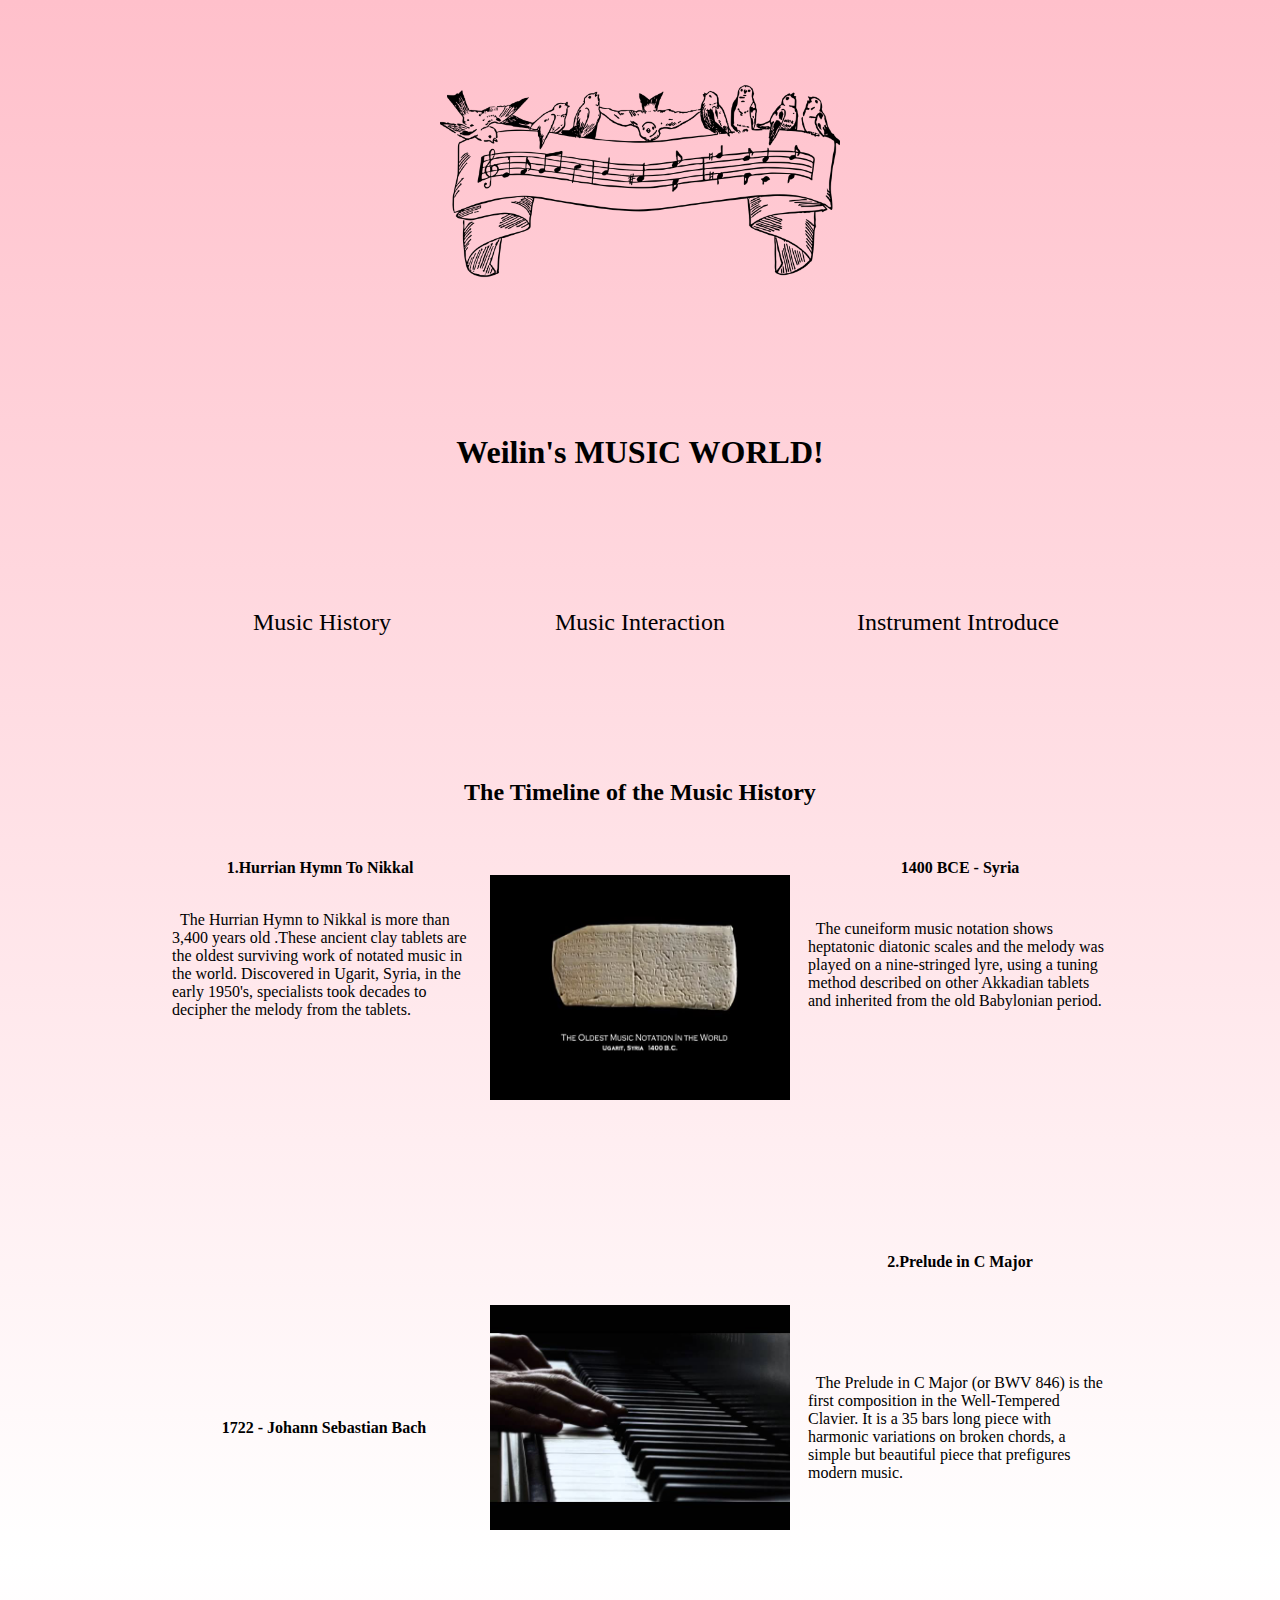
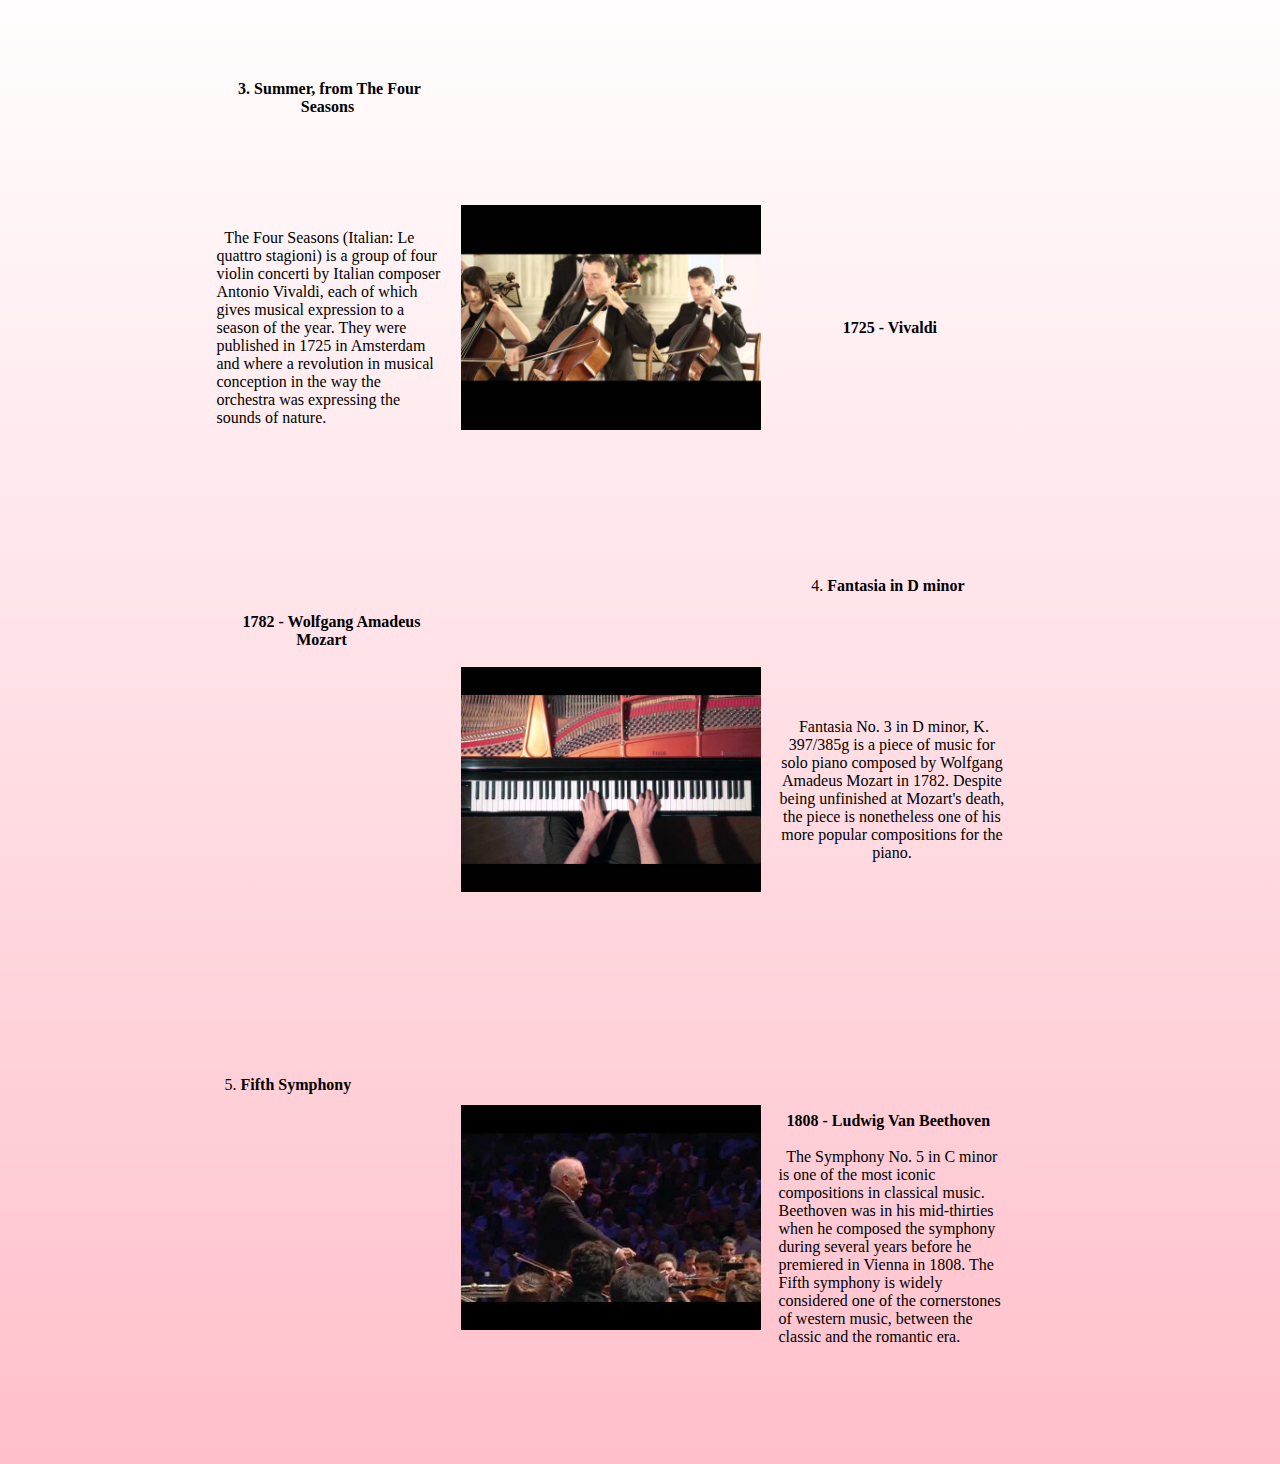
<file: index.html>
<!DOCTYPE html>
<html lang="en">

<head>
    <meta charset="UTF-8">
    <meta name="viewport" content="width=device-width, initial-scale=1.0">
    <title>Music History</title>
    <style>
        body {
            margin: 0;
            padding: 0;
            box-sizing: border-box;
        }

        .container {
            min-height: 50vh;
            display: flex;
            justify-content: center;
            align-items: center;
            flex-direction: column;
        }

        .container:first-of-type {
            background: linear-gradient(to bottom, #FFC0CB, #FFFFFF);
        }

        .container:last-of-type {
            background: linear-gradient(to bottom, #FFFFFF, #FFC0CB);
        }

        table {
            width: 80%;
            margin: 0 auto;
        }

        table td,
        table th {
            padding: 8px;
        }

        .assignment-cell {
            width: 300px;
            height: 200px;
            text-align: center;
            background-color: transparent;
            transition: background-color 0.3s;
        }

        .assignment-cell:hover {
            background: linear-gradient(to bottom, rgb(240, 128, 171), rgb(230, 183, 199));
        }

        .assignment-cell a {
            display: flex;
            align-items: center;
            justify-content: center;
            height: 100%;
            text-decoration: none;
            color: #000;
            font-size: 24px;
        }

        .assignment-cell.active {
            background-color: pink;
        }
    </style>
</head>

<body>
    <div class="container">
        <p>&nbsp;</p>
        <table style="width: 1000px; height: 1000px;">
            <tbody>
                <tr style="height: 7.39062px;">
                    <td style="width: 1586px; height: 7.39062px;" colspan="5">
                        <h1 style="display: flex; justify-content: center; align-items: center; height: 200px;"><img
                                style="max-height: 100%; max-width: 100%; margin-top: 0;" src="images/banner.png"
                                alt="" /></h1>
                    </td>
                </tr>
                <tr style="height: 184px;">
                    <td style="width: 1586px; height: 184px;" colspan="5">
                        <h1 style="text-align: center; margin-top: 100px;">Weilin's MUSIC WORLD!</h1>
                    </td>
                </tr>
                <tr style="height: 49px;">
                    <td style="width: 123.359px; text-align: center; height: 49px;">&nbsp;</td>
                    <td style="width: 430.641px; text-align: center; height: 49px;">
                        <div class="assignment-cell"><a href="index.html">Music History</a></div>
                    </td>
                    <td style="width: 295px; text-align: center; height: 49px;">
                        <div class="assignment-cell"><a href="interaction.html">Music&nbsp;Interaction</a></div>
                    </td>
                    <td style="width: 485px; text-align: center; height: 49px;">
                        <div class="assignment-cell"><a href="instrument.html">Instrument Introduce</a></div>
                    </td>
                    <td style="width: 252px; text-align: center; height: 49px;">&nbsp;</td>
                </tr>
                <tr style="height: 49px;">
                    <td style="width: 123.359px; height: 49px;">&nbsp;</td>
                    <td style="width: 1210.64px; height: 49px; text-align: center;" colspan="3">&nbsp;&nbsp;&nbsp;
                        <h2><strong>The Timeline of the Music History</strong></h2>
                    </td>
                    <td style="width: 252px; height: 49px;">&nbsp;</td>
                </tr>
                <tr style="height: 49px;">
                    <td style="width: 123.359px; height: 49px;">&nbsp;</td>
                    <td style="width: 430.641px; height: 49px; text-align: center;"><strong>1.Hurrian Hymn To
                            Nikkal&nbsp;</strong></td>
                    <td style="width: 295px; text-align: center; height: 196px;" rowspan="4"><img style="width: 300px;"
                            src="images/history_1.jpg" alt="" />&nbsp;</td>
                    <td style="width: 485px; height: 49px; text-align: center;">&nbsp;<strong>1400 BCE - Syria</strong>
                    </td>
                    <td style="width: 252px; height: 49px;">&nbsp;</td>
                </tr>
                <tr style="height: 49px;">
                    <td style="width: 123.359px; height: 49px;">&nbsp;</td>
                    <td style="width: 430.641px; height: 49px;"><em>&nbsp;&nbsp;</em>The Hurrian Hymn to Nikkal&nbsp;is
                        more than 3,400 years old .These ancient clay tablets are the oldest surviving work of notated
                        music in the world. Discovered in Ugarit, Syria, in the early 1950's, specialists took decades
                        to decipher the melody from the tablets.&nbsp;</td>
                    <td style="width: 485px; height: 49px; text-align: left;">&nbsp; The cuneiform music notation shows
                        heptatonic diatonic scales and the melody was played on a nine-stringed lyre, using a tuning
                        method described on other Akkadian tablets and inherited from the old Babylonian period.</td>
                    <td style="width: 252px; height: 49px;">&nbsp;</td>
                </tr>
                <tr style="height: 49px;">
                    <td style="width: 123.359px; height: 49px;">&nbsp;</td>
                    <td style="width: 430.641px; height: 49px;">&nbsp;</td>
                    <td style="width: 485px; height: 49px;">&nbsp;</td>
                    <td style="width: 252px; height: 49px;">&nbsp;</td>
                </tr>
                <tr style="height: 49px;">
                    <td style="width: 123.359px; height: 49px;">&nbsp;</td>
                    <td style="width: 430.641px; height: 49px;">&nbsp;</td>
                    <td style="width: 485px; height: 49px;">&nbsp;</td>
                    <td style="width: 252px; height: 49px;">&nbsp;</td>
                </tr>
                <tr style="height: 49px;">
                    <td style="width: 123.359px; height: 49px;">&nbsp;</td>
                    <td style="width: 430.641px; height: 49px;">&nbsp;</td>
                    <td style="width: 295px; text-align: center; height: 49px;">&nbsp;</td>
                    <td style="width: 485px; height: 49px;">&nbsp;</td>
                    <td style="width: 252px; height: 49px;">&nbsp;</td>
                </tr>
                <tr style="height: 49px;">
                    <td style="width: 123.359px; height: 49px;">&nbsp;</td>
                    <td style="width: 430.641px; height: 49px;">&nbsp;</td>
                    <td style="width: 295px; align-items: center; height: 49px;">&nbsp;</td>
                    <td style="width: 485px; height: 49px; text-align: center;">&nbsp;<strong>2.Prelude in C
                            Major</strong></td>
                    <td style="width: 252px; height: 49px;">&nbsp;</td>
                </tr>
                <tr style="height: 49px;">
                    <td style="width: 123.359px; height: 49px;">&nbsp;</td>
                    <td style="width: 430.641px; height: 49px; text-align: center;">&nbsp;<strong>1722 - Johann
                            Sebastian Bach</strong></td>
                    <td style="width: 295px; text-align: center; height: 196px;" rowspan="4"><img style="width: 300px;"
                            src="images/history_2.jpg" alt="" />&nbsp;</td>
                    <td style="width: 485px; height: 49px;">&nbsp; The&nbsp;Prelude in C Major&nbsp;(or BWV 846) is the
                        first composition in the&nbsp;Well-Tempered Clavier. It is a 35 bars long piece with harmonic
                        variations on broken chords, a simple but beautiful piece that prefigures modern music.</td>
                    <td style="width: 252px; height: 49px;">
                        <p>&nbsp;</p>
                       
                    
                    </td>
                </tr>
            </tbody>
        </table>
    </div>
    <div class="container">
        <table style="width: 1000px;">
            <tbody>
                <tr style="height: 18px;">
                    <td style="width: 66px; text-align: center; height: 18px;">&nbsp;</td>
                    <td style="width: 268.75px; text-align: center; height: 18px;">&nbsp;</td>
                    <td style="width: 240.25px; text-align: center; height: 18px;">&nbsp;</td>
                    <td style="width: 288px; height: 18px;">&nbsp;</td>
                </tr>
                <tr style="height: 18px;">
                    <td style="width: 66px; text-align: center; height: 18px;">&nbsp;</td>
                    <td style="width: 268.75px; text-align: center; height: 18px;">&nbsp;</td>
                    <td style="width: 240.25px; text-align: center; height: 18px;">&nbsp;</td>
                    <td style="width: 288px; height: 18px;">&nbsp;</td>
                </tr>
                <tr style="height: 18px;">
                    <td style="width: 66px; text-align: center; height: 18px;">&nbsp;</td>
                    <td style="width: 268.75px; text-align: center; height: 18px;">&nbsp;</td>
                    <td style="width: 240.25px; text-align: center; height: 18px;">&nbsp;</td>
                    <td style="width: 288px; height: 18px;">&nbsp;</td>
                </tr>
                <tr style="height: 18px;">
                    <td style="width: 66px; text-align: center; height: 18px;">&nbsp;</td>
                    <td style="width: 268.75px; text-align: center; height: 18px;"><strong>3.&nbsp;Summer, from The Four
                            Seasons</strong>&nbsp;</td>
                    <td style="width: 240.25px; text-align: center; height: 18px;">&nbsp;</td>
                    <td style="width: 288px; height: 18px;">&nbsp;</td>
                </tr>
                <tr style="height: 205.953px;">
                    <td style="width: 66px; height: 205.953px;">&nbsp;&nbsp;</td>
                    <td style="width: 268.75px; height: 205.953px; text-align: left;">&nbsp; The Four
                        Seasons&nbsp;(Italian:&nbsp;Le quattro stagioni) is a group of four violin concerti by Italian
                        composer Antonio Vivaldi, each of which gives musical expression to a season of the year. They
                        were published in 1725 in Amsterdam and where a revolution in musical conception in the way the
                        orchestra was expressing the sounds of nature.&nbsp;</td>
                    <td style="width: 240.25px; text-align: center; height: 388.953px;"><img style="width: 300px;"
                            src="images/history_3.jpg" alt="" />&nbsp;</td>
                    <td style="width: 288px; height: 205.953px; text-align: center;"><strong>1725 -
                            Vivaldi&nbsp;</strong></td>
                    <td style="width: 151px; height: 205.953px;">&nbsp;</td>
                </tr>
                <tr style="height: 18px;">
                    <td style="width: 66px; height: 18px; text-align: center;">&nbsp;</td>
                    <td style="width: 268.75px; height: 18px; text-align: center;">&nbsp;</td>
                    <td style="width: 240.25px; text-align: center; height: 18px;">&nbsp;</td>
                    <td style="width: 288px; height: 18px; text-align: center;">&nbsp;</td>
                </tr>
                <tr style="height: 18px;">
                    <td style="width: 66px; height: 18px; text-align: center;">&nbsp;</td>
                    <td style="width: 268.75px; height: 18px; text-align: center;">&nbsp;</td>
                    <td style="width: 240.25px; text-align: center; height: 18px;">&nbsp;</td>
                    <td style="width: 288px; height: 18px; text-align: center;">4.<strong>&nbsp;Fantasia in D
                            minor</strong>&nbsp;&nbsp;</td>
                </tr>
                <tr style="height: 18px;">
                    <td style="width: 66px; height: 18px; text-align: center;">&nbsp;</td>
                    <td style="width: 268.75px; height: 18px; text-align: center;">&nbsp;<strong>1782 - Wolfgang Amadeus
                            Mozart</strong>&nbsp;&nbsp;&nbsp;&nbsp;</td>
                    <td style="width: 240.25px; text-align: center; height: 18px;">&nbsp;</td>
                    <td style="width: 288px; height: 18px; text-align: center;">&nbsp;</td>
                </tr>
                <tr style="height: 18px;">
                    <td style="width: 66px; height: 18px; text-align: center;">&nbsp;</td>
                    <td style="width: 268.75px; height: 18px; text-align: center;">&nbsp;</td>
                    <td style="width: 240.25px; text-align: center; height: 18px;"><img style="width: 300px;"
                            src="images/history_4.jpg" alt="" />&nbsp;</td>
                    <td style="width: 288px; height: 18px; text-align: center;">&nbsp;Fantasia No. 3 in D minor, K.
                        397/385g&nbsp;is a piece of music for solo piano composed by Wolfgang Amadeus Mozart in 1782.
                        Despite being unfinished at Mozart's death, the piece is nonetheless one of his more popular
                        compositions for the piano.</td>
                    <td style="width: 151px; height: 18px;">&nbsp;</td>
                </tr>
                <tr style="height: 18px;">
                    <td style="width: 66px; height: 18px;">&nbsp;</td>
                    <td style="width: 268.75px; height: 18px;">&nbsp;</td>
                    <td style="width: 268.75px; height: 18px;">&nbsp;</td>
                    <td style="width: 288px; height: 18px;">&nbsp;</td>
                    <td style="width: 151px; height: 18px;">&nbsp;</td>
                </tr>
                <tr style="height: 18px;">
                    <td style="width: 66px; height: 18px;">&nbsp;</td>
                    <td style="width: 268.75px; height: 18px;">&nbsp;</td>
                    <td style="width: 268.75px; height: 18px;">&nbsp;</td>
                    <td style="width: 288px; height: 18px;">&nbsp;</td>
                    <td style="width: 151px; height: 18px;">&nbsp;</td>
                </tr>
                <tr style="height: 18px;">
                    <td style="width: 66px; height: 18px; text-align: center;">&nbsp;</td>
                    <td style="width: 268.75px; height: 18px;">&nbsp;</td>
                    <td style="width: 268.75px; height: 18px;">&nbsp;</td>
                    <td style="width: 288px; height: 18px; text-align: center;">&nbsp;</td>
                    <td style="width: 151px; height: 18px;">&nbsp;</td>
                </tr>
                <tr style="height: 18px;">
                    <td style="width: 66px; height: 18px;">&nbsp;</td>
                    <td style="width: 268.75px; height: 18px;">&nbsp;</td>
                    <td style="width: 268.75px; height: 18px;">&nbsp;</td>
                    <td style="width: 288px; height: 18px;">&nbsp;</td>
                </tr>
                <tr style="height: 18px;">
                    <td style="width: 66px; height: 18px;">&nbsp;</td>
                    <td style="width: 268.75px; height: 18px;">&nbsp;&nbsp;5.&nbsp;<strong>Fifth Symphony&nbsp;</strong>
                    </td>
                    <td style="width: 240.25px; text-align: center; height: 72px;" rowspan="4"><img
                            style="width: 300px;" src="images/history_5.jpg" alt="" />&nbsp;</td>
                    <td style="width: 288px; height: 18px;">&nbsp;</td>
                    <td style="width: 151px; height: 18px;">&nbsp;</td>
                </tr>
                <tr style="height: 18px;">
                    <td style="width: 66px; height: 18px;">&nbsp;</td>
                    <td style="width: 268.75px; height: 18px;">&nbsp;</td>
                    <td style="width: 288px; height: 18px;">&nbsp;&nbsp;<strong>1808 - Ludwig Van Beethoven</strong>
                    </td>
                    <td style="width: 151px; height: 18px;">&nbsp;</td>
                </tr>
                <tr style="height: 18px;">
                    <td style="width: 66px; height: 18px;">&nbsp;</td>
                    <td style="width: 268.75px; height: 18px;">&nbsp;</td>
                    <td style="width: 288px; height: 18px;">&nbsp; The Symphony No. 5 in C minor is one of the most
                        iconic compositions in classical music. Beethoven was in his mid-thirties when he composed the
                        symphony during several years before he premiered in Vienna in 1808. The Fifth symphony is
                        widely considered one of the cornerstones of western music, between the classic and the romantic
                        era.</td>
                    <td style="width: 151px; height: 18px;">&nbsp;</td>
                </tr>
                <tr style="height: 18px;">
                    <td style="width: 66px; height: 18px;">&nbsp;</td>
                    <td style="width: 268.75px; height: 18px;">&nbsp;</td>
                    <td style="width: 288px; height: 18px;">&nbsp;</td>
                    <td style="width: 151px; height: 18px;">&nbsp;</td>
                </tr>
                <tr style="height: 18px;">
                    <td style="width: 66px; height: 18px;">&nbsp;</td>
                    <td style="width: 268.75px; height: 18px;">&nbsp;</td>
                    <td style="width: 240.25px; height: 18px;">&nbsp;</td>
                    <td style="width: 288px; height: 18px;">&nbsp;</td>
                </tr>
                <tr style="height: 18px;">
                    <td style="width: 66px; height: 18px;">&nbsp;</td>
                    <td style="width: 268.75px; height: 18px;">&nbsp;</td>
                    <td style="width: 240.25px; height: 18px;">&nbsp;</td>
                    <td style="width: 288px; height: 18px;">&nbsp;</td>
                </tr>
            </tbody>
        </table>
    </div>
</body>

</html>
</file>
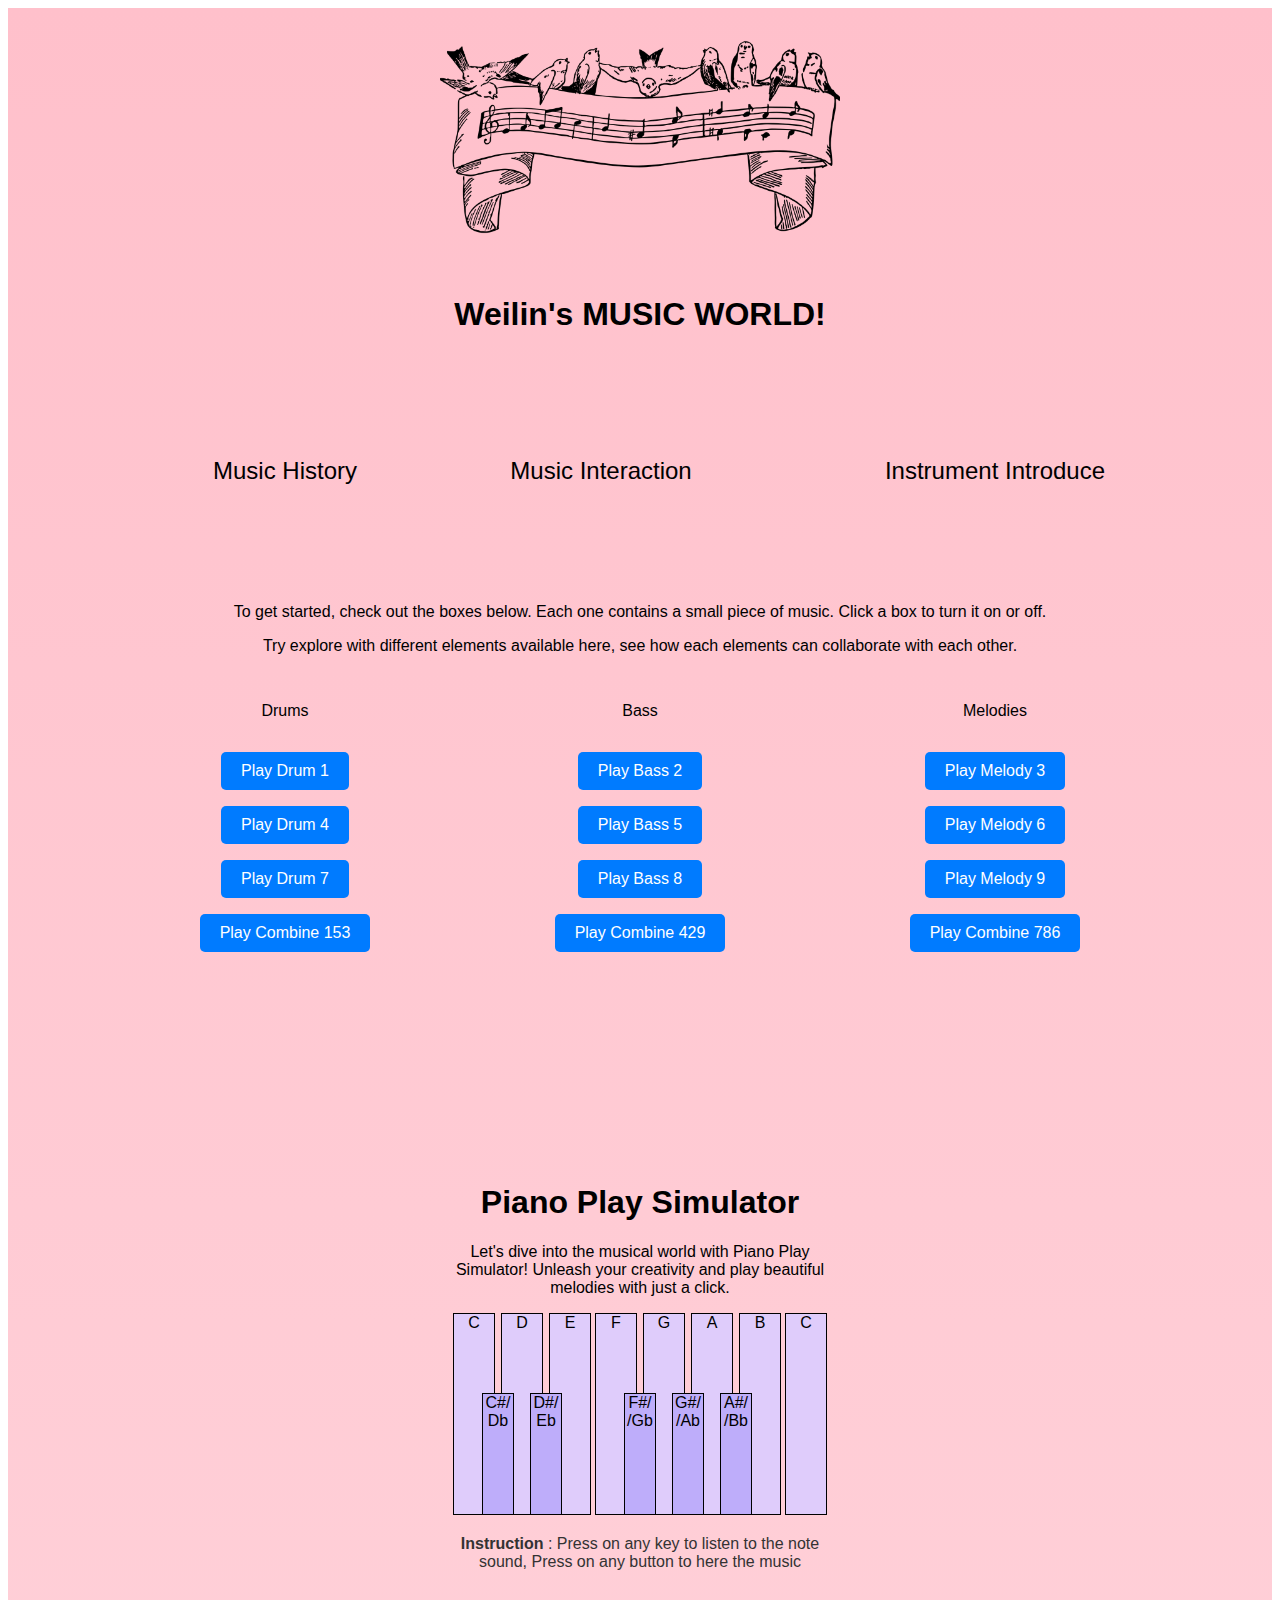
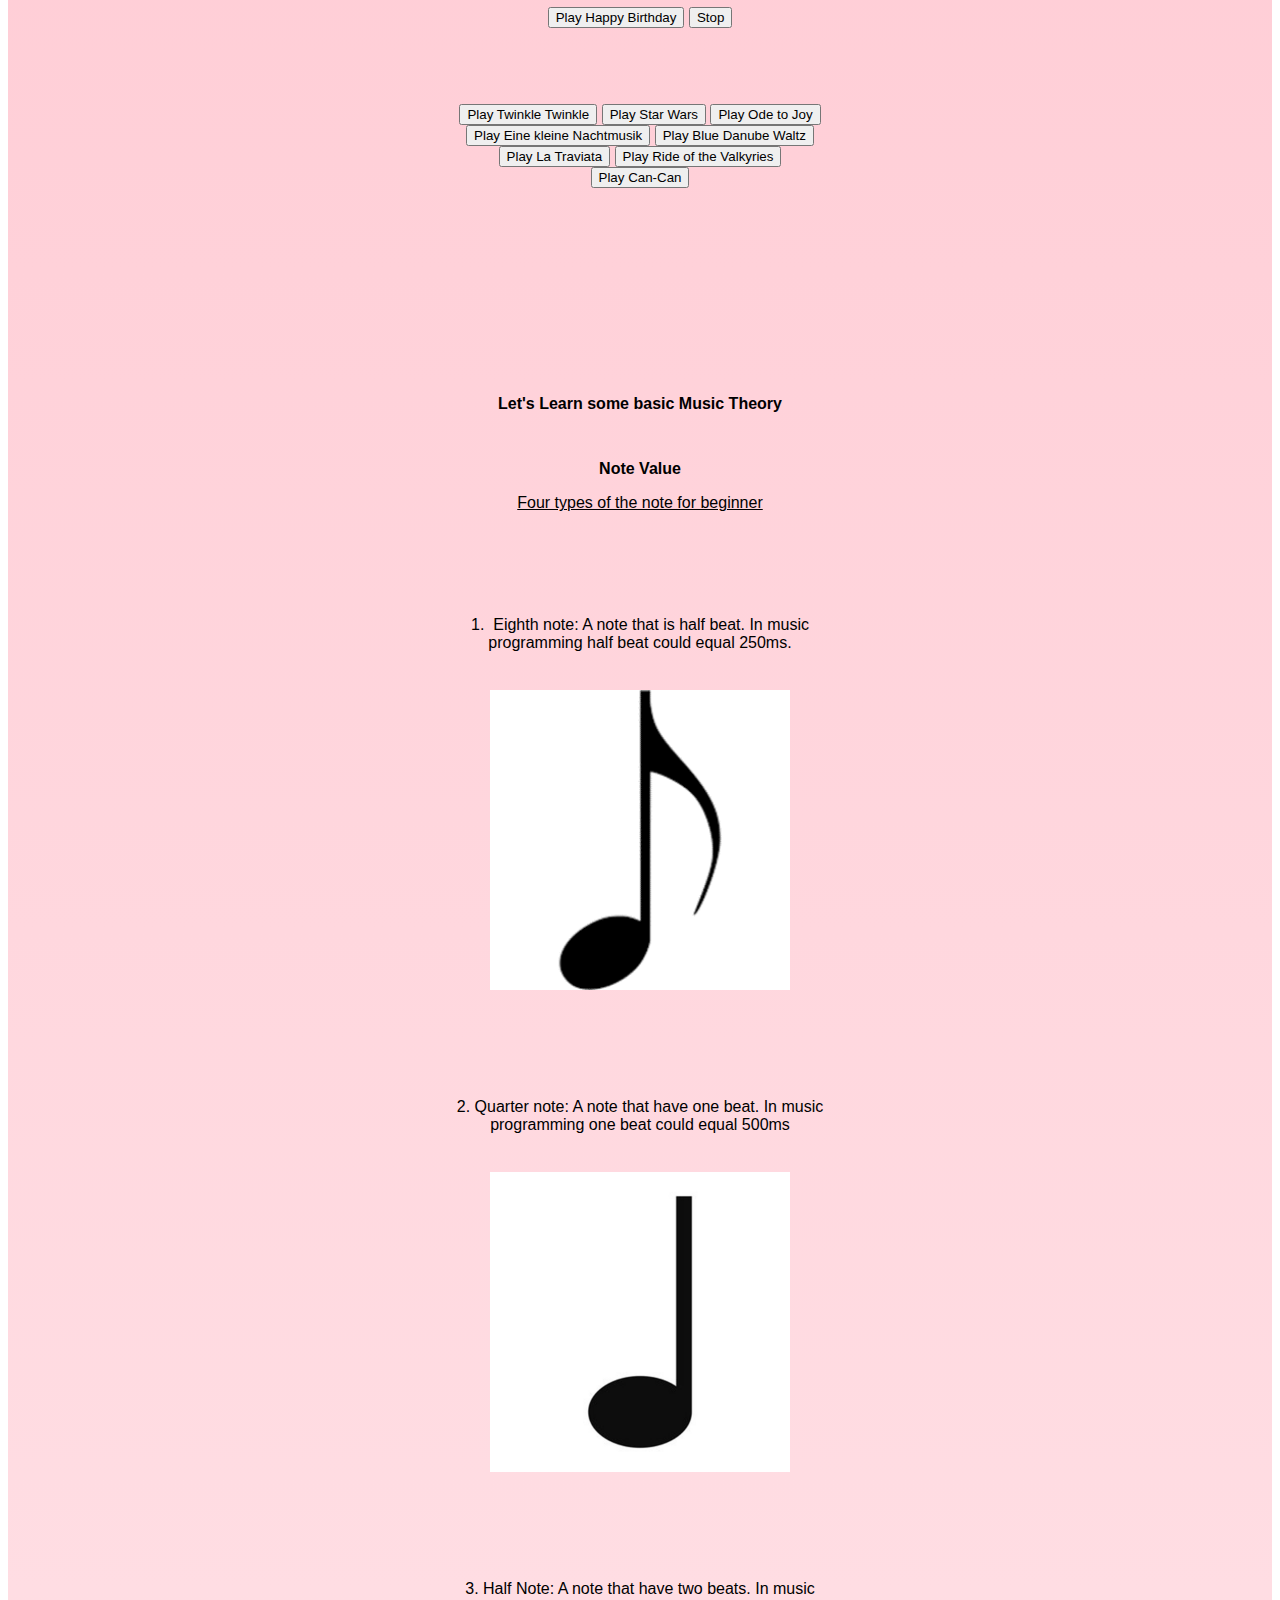
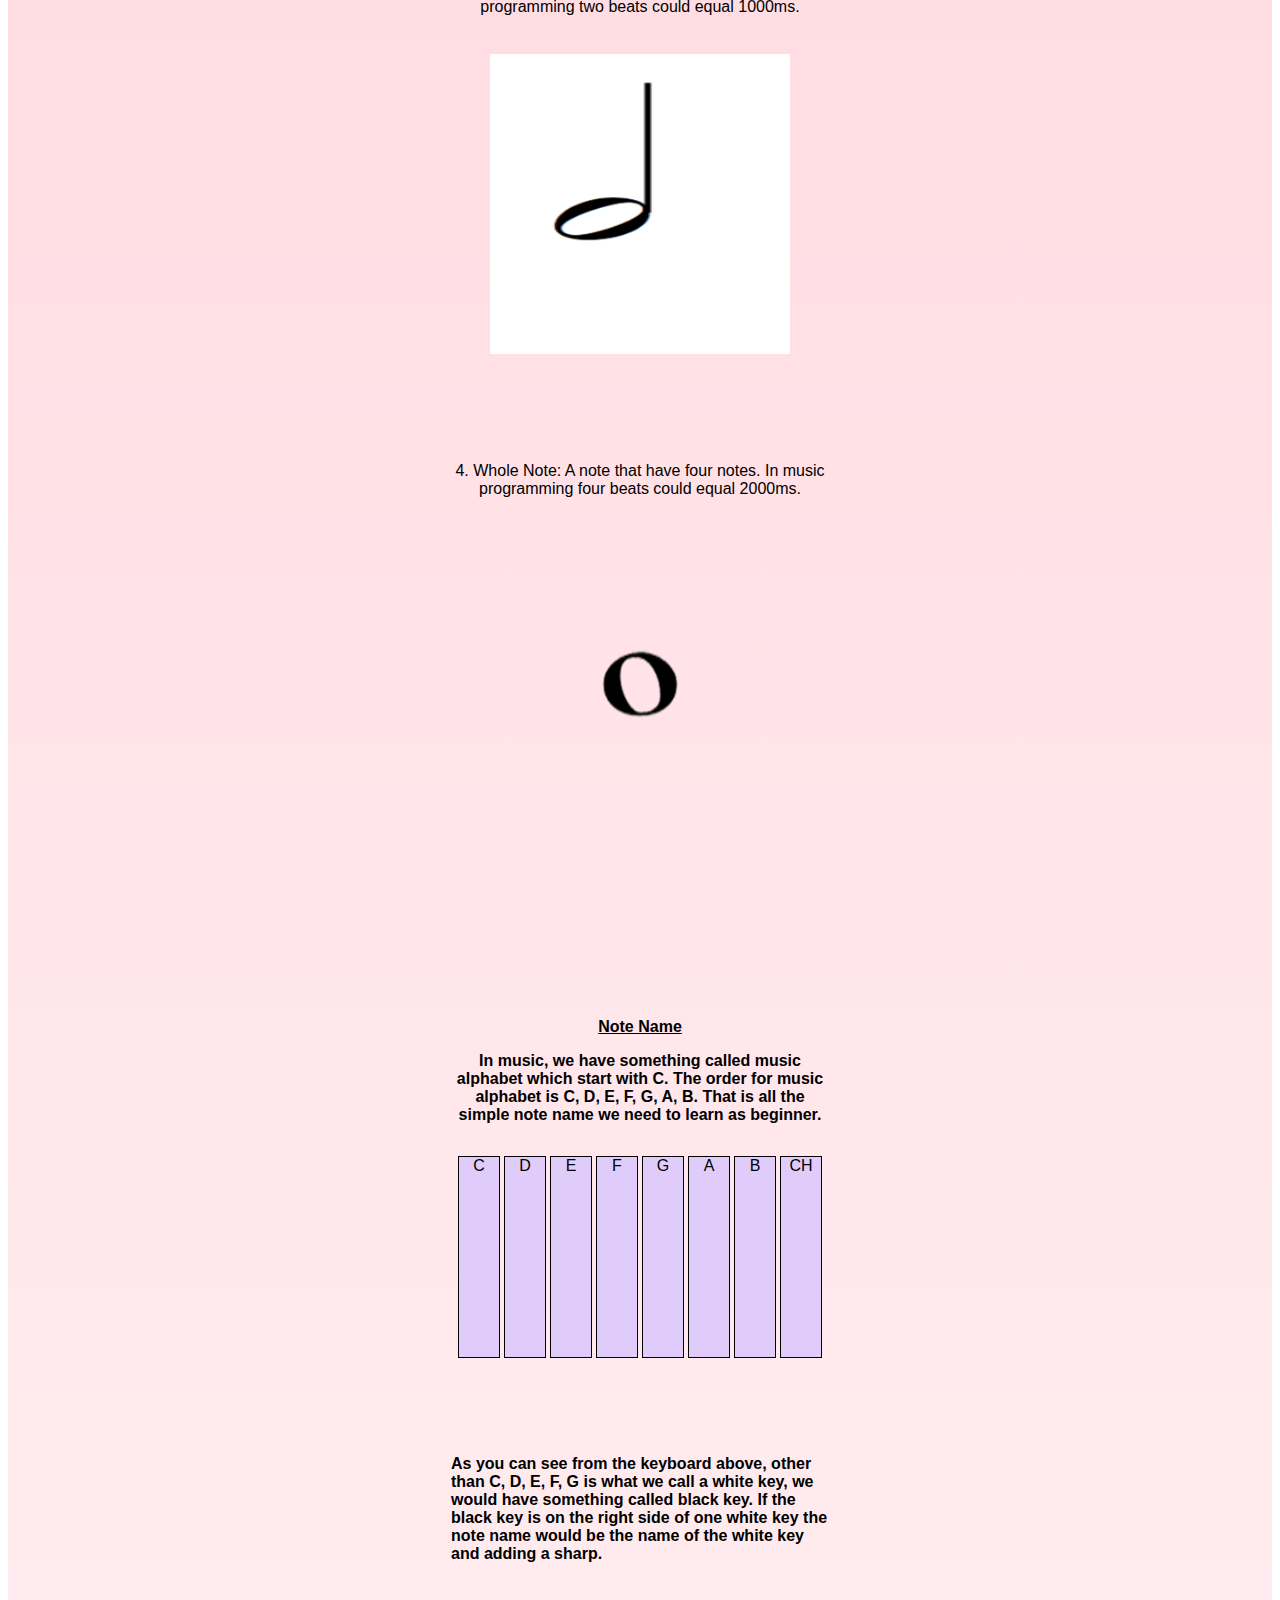
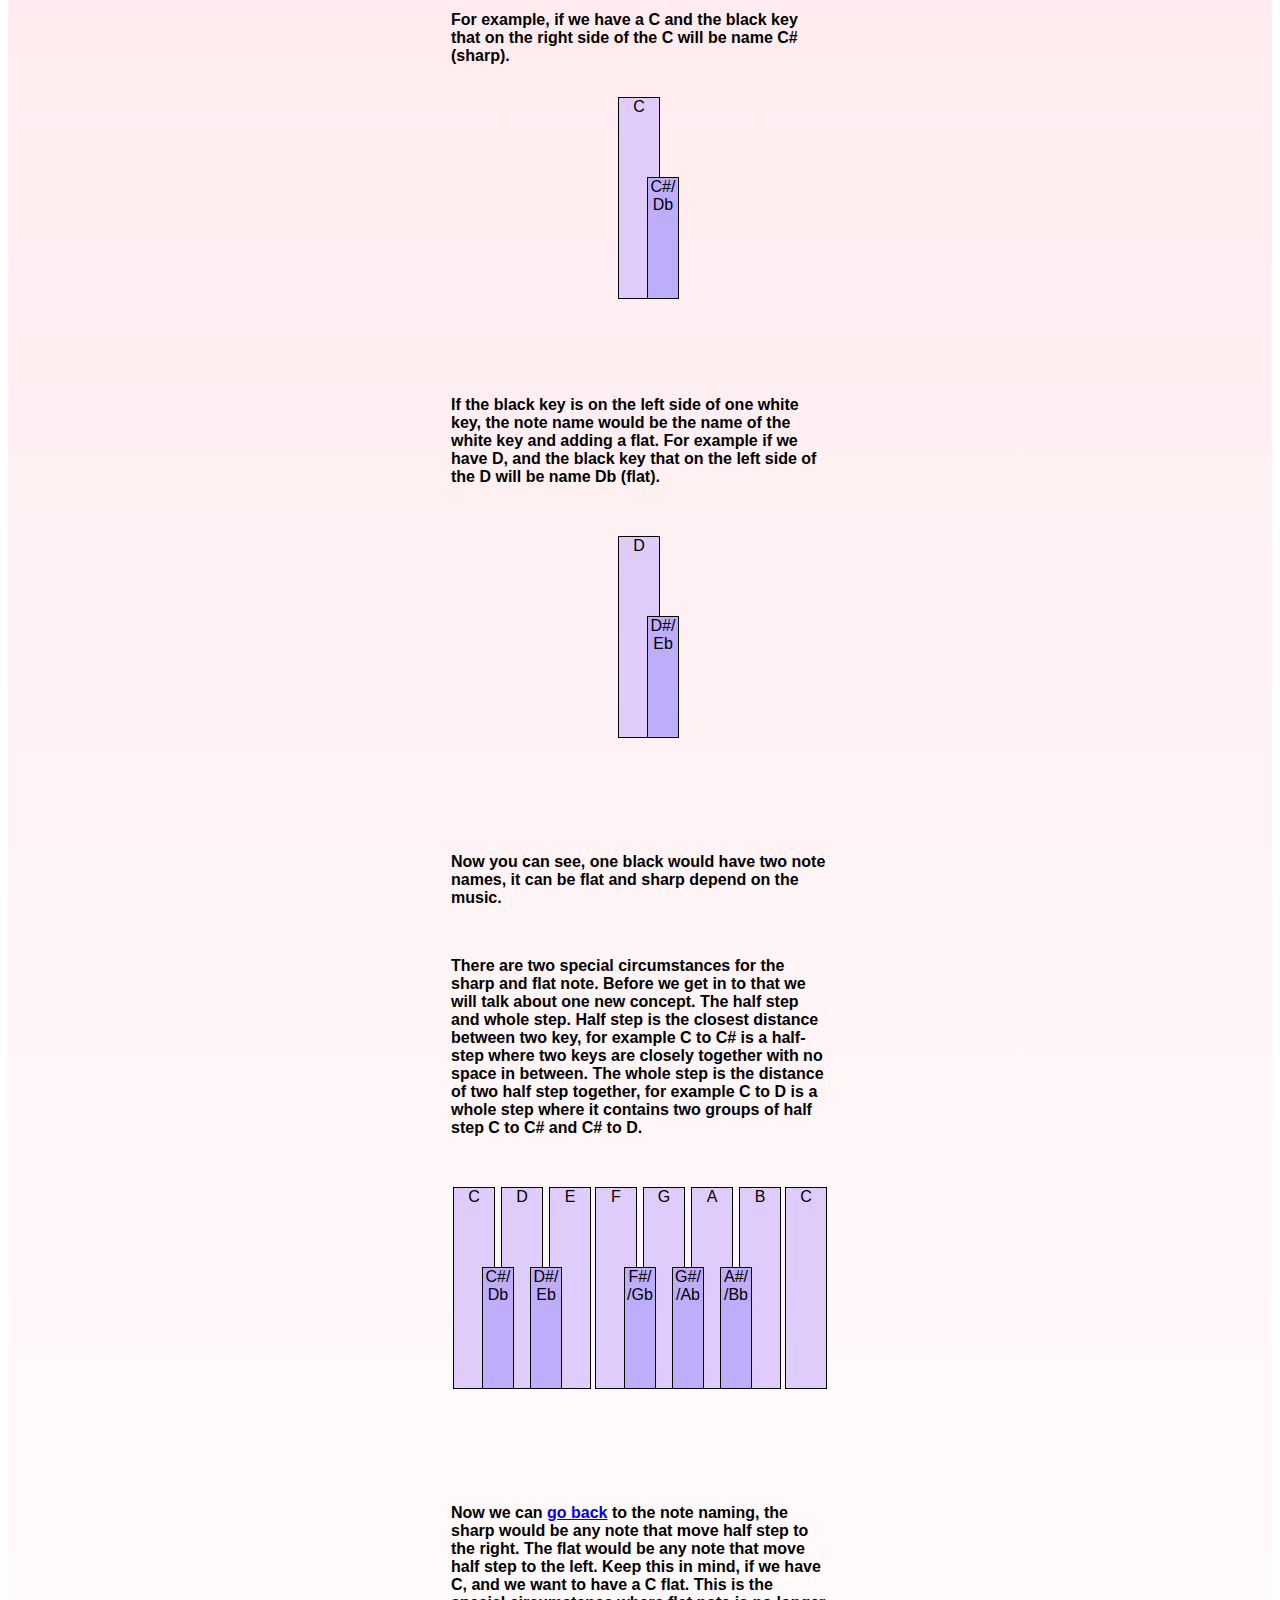
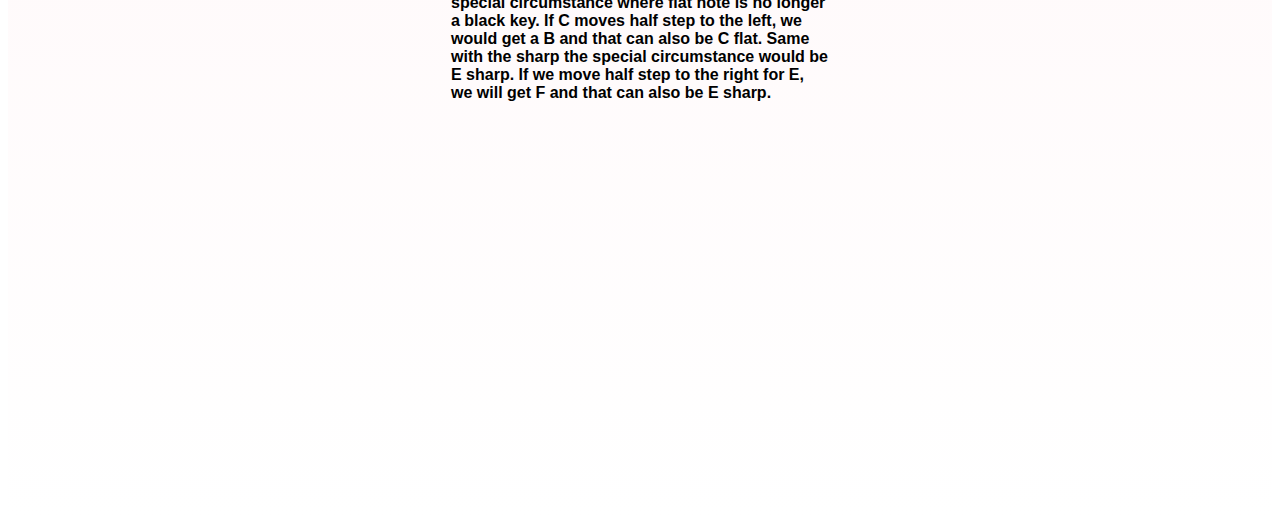
<file: interaction.html>
<!DOCTYPE html>
<html lang="en">

<head>
    <meta charset="UTF-8">
    <meta name="viewport" content="width=device-width, initial-scale=1.0">
    <title>Music Interaction</title>

    <link rel="stylesheet" type="text/css" href="piano.css">
    <style>
        body {
            /* background: linear-gradient(to bottom, #FFC0CB, #FFFFFF); */
        }

        .container {
            /* height: 100vh; */
            display: flex;
            justify-content: center;
            align-items: center;
            background: linear-gradient(to bottom, #FFC0CB, #FFFFFF);
        }

        table {
            width: 100%;
        }

        table td,
        table th {

            padding: 8px;
        }

        .player-container {
            display: flex;
            align-items: center;
            justify-content: center;
            height: 100%;
        }

        .progress-bar {
            width: 100%;
            height: 10px;
            background-color: #ccc;
            position: relative;
        }

        .progress-bar .progress {
            height: 100%;
            background-color: #4CAF50;
            width: 0;
        }

        .assignment-cell {
            width: 300px;
            height: 200px;
            text-align: center;
            background-color: transparent;
            transition: background-color 0.3s;
        }

        .assignment-cell:hover {
            background: linear-gradient(to bottom, rgb(240, 128, 171), rgb(230, 183, 199));
        }

        .assignment-cell a {
            display: flex;
            align-items: center;
            justify-content: center;
            height: 100%;
            text-decoration: none;
            color: #000;
            font-size: 24px;
        }

        .assignment-cell.active {
            background-color: pink;
        }

        .banner {
            background-image: url('images/banner.png');
            background-size: cover;
            background-position: center;
            height: 200px;
            color: white;
            text-align: center;
            line-height: 100px;
            position: flex;
            width: 100%;
            top: 0;
            left: 0;
            z-index: 1000;
        }


        body {
            font-family: Arial, sans-serif;
        }

        table {
            width: 100%;
            table-layout: flex;

            border-collapse: collapse;

        }

        td {
            text-align: center;

            vertical-align: middle;

            padding: 10px;

        }

        .music-btn {
            padding: 10px 20px;
            font-size: 16px;
            color: #fff;
            background-color: #007bff;
            border: none;
            border-radius: 5px;
            cursor: pointer;
            outline: none;
            transition: background-color 0.3s, transform 0.2s;

        }

        .music-btn:hover {
            background-color: plum;
        }

        .music-btn:active {
            transform: scale(0.98);

        }
    </style>



</head>

<body>

    <div class="container">
        <table style="width: 1000px;">
            <tbody>
                <tr style="height: 7px;">
                    <td style="width: 896px; height: 7px;" colspan="3">
                        <h1 style="display: flex; justify-content: center; align-items: center; height: 200px;"><img
                                style="max-height: 100%; max-width: 100%;" src="images/banner.png" alt="" /></h1>
                    </td>
                </tr>
                <tr style="height: 36px;">
                    <td style="width: 896px; height: 36px;" colspan="5">
                        <h1 style="text-align: center;">Weilin's MUSIC WORLD!</h1>
                    </td>
                </tr>
                <tr style="height: 49px;">
                    <td style="width: 284.422px; text-align: center; height: 49px;">
                        <div class="assignment-cell"><a href="index.html"><span style="color: #000000;">Music
                                    History</span></a></div>
                    </td>
                    <td style="width: 340.578px; text-align: center; height: 49px;">
                        <div class="assignment-cell"><a href="interaction.html"><span
                                    style="color: #000000;">Music&nbsp;Interaction</span></a></div>
                    </td>
                    <td style="width: 271px; text-align: center; height: 49px;">
                        <div class="assignment-cell"><a href="instrument.html"><span style="color: #000000;">Instrument
                                    Introduce</span></a></div>
                    </td>
                </tr>
                <tr style="height: 49px;">
                    <td style="width: 284.422px; height: 49px; text-align: center;" colspan="3">
                        <p>To get started, check out the boxes below. Each one contains a small piece of music. Click a
                            box to turn it on or off.</p>
                        <p>Try explore with different elements available here, see how each elements can collaborate
                            with each other.</p>
                    </td>
                </tr>
                <tr style="height: 49px;">
                    <td style="width: 284.422px; height: 49px; text-align: center;">Drums</td>
                    <td style="width: 340.578px; text-align: center; height: 49px;">Bass</td>
                    <td style="width: 271px; height: 49px; text-align: center;">Melodies</td>
                </tr>
                <tr style="height: 21px;">
                    <td style="height: 21px; text-align: center;"><button class="music-btn">Play Drum 1 </button></td>
                    <td style="height: 21px; text-align: center;"><button class="music-btn">Play Bass 2</button></td>
                    <td style="height: 21px; text-align: center;"><button class="music-btn">Play Melody 3</button></td>
                </tr>
                <tr style="height: 21px;">
                    <td style="height: 21px; text-align: center;"><button class="music-btn">Play Drum 4</button></td>
                    <td style="height: 21px; text-align: center;"><button class="music-btn">Play Bass 5</button></td>
                    <td style="height: 21px; text-align: center;"><button class="music-btn">Play Melody 6</button></td>
                </tr>
                <tr style="height: 21px;">
                    <td style="height: 21px; text-align: center;"><button class="music-btn">Play Drum 7</button></td>
                    <td style="height: 21px; text-align: center;"><button class="music-btn">Play Bass 8</button></td>
                    <td style="height: 21px; text-align: center;"><button class="music-btn">Play Melody 9</button></td>
                </tr>
                <tr style="height: 21px;">
                    <td style="height: 21px; text-align: center;"><button id="playButton1" class="music-btn">Play
                            Combine 153</button></td>
                    <td style="height: 21px; text-align: center;"><button id="playButton2" class="music-btn">Play
                            Combine 429</button></td>
                    <td style="height: 21px; text-align: center;"><button id="playButton3" class="music-btn">Play
                            Combine 786</button></td>
                </tr>
                <tr style="height: 49px;">
                    <td style="width: 284.422px; height: 49px;">&nbsp;</td>
                    <td style="width: 340.578px; height: 49px;">&nbsp;</td>
                    <td style="width: 271px; height: 49px;">&nbsp;</td>
                </tr>
                <tr style="height: 49px;">
                    <td style="width: 284.422px; height: 49px;">&nbsp;</td>
                    <td style="width: 340.578px; height: 49px;">&nbsp;</td>
                    <td style="width: 271px; height: 49px;">&nbsp;</td>
                </tr>
                <tr style="height: 49px;">
                    <td style="width: 284.422px; height: 49px;">&nbsp;</td>
                    <td style="width: 340.578px; height: 49px;">&nbsp;</td>
                    <td style="width: 271px; height: 49px;">&nbsp;</td>
                </tr>
                <tr style="height: 49px;">
                    <td style="width: 284.422px; height: 49px;">&nbsp;</td>
                    <td style="width: 340.578px; height: 245px;" rowspan="5">
                        <h1 class="text-center">Piano Play&nbsp;Simulator</h1>
                        <p>Let's dive into the musical world with Piano Play Simulator! Unleash your creativity and play beautiful melodies with just a click.</p>
                        <div class="piano">
                            <div class="key white-key" data-note="C">C</div>
                            <div class="key black-key" data-note="C#">C#/ Db</div>
                            <div class="key white-key" data-note="D">D</div>
                            <div class="key black-key" data-note="D#">D#/ Eb</div>
                            <div class="key white-key" data-note="E">E</div>
                            <div class="key white-key" data-note="F">F</div>
                            <div class="key black-key" data-note="F#">F#/ /Gb</div>
                            <div class="key white-key" data-note="G">G</div>
                            <div class="key black-key" data-note="G#">G#/ /Ab</div>
                            <div class="key white-key" data-note="A">A</div>
                            <div class="key black-key" data-note="A#">A#/ /Bb</div>
                            <div class="key white-key" data-note="B">B</div>
                            <div class="key white-key" data-note="CH">C</div>
                        </div>
                        <p class="instruction"><strong>Instruction</strong> : Press on any key to listen to the note
                            sound, Press on any button to here the music</p>
                        <button id="playButton" class="btn btn-primary">Play Happy Birthday</button> <button
                            id="stopButton" class="btn btn-secondary">Stop</button>
                        <div id="noteName">&nbsp;</div>
                        <div id="noteCounter">&nbsp;</div>
                        <div id="tuneButtons"><button class="btn btn-secondary" data-tune="twinkle">Play Twinkle
                                Twinkle</button> <button class="btn btn-secondary" data-tune="star">Play Star
                                Wars</button> <button class="btn btn-secondary" data-tune="odejoy">Play Ode to
                                Joy</button> <button class="btn btn-secondary" data-tune="einekleine">Play Eine kleine
                                Nachtmusik</button> <button class="btn btn-secondary" data-tune="danube">Play Blue
                                Danube Waltz</button> <button class="btn btn-secondary" data-tune="traviata">Play La
                                Traviata</button> <button class="btn btn-secondary" data-tune="valkyries">Play Ride of
                                the Valkyries</button> <button class="btn btn-secondary" data-tune="cancan">Play
                                Can-Can</button> </div>
                        <p>&nbsp;</p>
                    </td>
                    <td style="width: 271px; height: 49px;">&nbsp;</td>
                </tr>
                <tr style="height: 49px;">
                    <td style="width: 284.422px; height: 49px;">&nbsp;</td>
                    <td style="width: 271px; height: 49px;">&nbsp;</td>
                </tr>
                <tr style="height: 49px;">
                    <td style="width: 284.422px; height: 49px;">&nbsp;</td>
                    <td style="width: 271px; height: 49px;">&nbsp;</td>
                </tr>
                <tr style="height: 49px;">
                    <td style="width: 284.422px; height: 49px;">&nbsp;</td>
                    <td style="width: 271px; height: 49px;">&nbsp;</td>
                </tr>
                <tr style="height: 49px;">
                    <td style="width: 284.422px; height: 49px;">&nbsp;</td>
                    <td style="width: 271px; height: 49px;">&nbsp;</td>
                </tr>
                <tr style="height: 49px;">
                    <td style="width: 284.422px; height: 49px;">&nbsp;</td>
                    <td style="width: 340.578px; height: 49px;">&nbsp;</td>
                    <td style="width: 271px; height: 49px;">&nbsp;</td>
                </tr>
                <tr style="height: 44.7656px;">
                    <td style="width: 284.422px; height: 44.7656px;">&nbsp;</td>
                    <td style="width: 340.578px; height: 44.7656px;">&nbsp;</td>
                    <td style="width: 271px; height: 44.7656px;">&nbsp;</td>
                </tr>
                <tr style="height: 49px;">
                    <td style="width: 284.422px; height: 49px;">&nbsp;</td>
                    <td style="width: 340.578px; height: 49px; text-align: center;"><strong>Let's Learn some basic Music
                            Theory</strong></td>
                    <td style="width: 271px; height: 49px;">&nbsp;</td>
                </tr>
                <tr style="height: 49px;">
                    <td style="width: 284.422px; height: 49px;">&nbsp;</td>
                    <td style="width: 340.578px; height: 49px;">
                        <p style="text-align: center;"><strong>Note Value</strong></p>
                        <p style="text-align: center;"><u>Four types of the note for beginner </u></p>
                    </td>
                    <td style="width: 271px; height: 49px;">&nbsp;</td>
                </tr>
                <tr style="height: 49px;">
                    <td style="width: 284.422px; height: 49px;">&nbsp;</td>
                    <td style="width: 340.578px; height: 49px;">&nbsp;</td>
                    <td style="width: 271px; height: 49px;">&nbsp;</td>
                </tr>
                <tr style="height: 49px;">
                    <td style="width: 284.422px; height: 49px;">&nbsp;</td>
                    <td style="width: 340.578px; height: 49px; text-align: center;">1.&nbsp; Eighth note: A note that is
                        half beat. In music programming half beat could equal 250ms.</td>
                    <td style="width: 271px; height: 49px;">&nbsp;</td>
                </tr>
                <tr style="height: 49px;">
                    <td style="width: 284.422px; height: 49px;">&nbsp;</td>
                    <td style="width: 340.578px; height: 49px;">
                        <p><img src="images/note1.png" alt="" width="300" /></p>
                    </td>
                    <td style="width: 271px; height: 49px;">&nbsp;</td>
                </tr>
                <tr style="height: 49px;">
                    <td style="width: 284.422px; height: 49px;">&nbsp;</td>
                    <td style="width: 340.578px; height: 49px;">&nbsp;</td>
                    <td style="width: 271px; height: 49px;">&nbsp;</td>
                </tr>
                <tr style="height: 49px;">
                    <td style="width: 284.422px; height: 49px;">&nbsp;</td>
                    <td style="width: 340.578px; height: 49px; text-align: center;">2. Quarter note: A note that have
                        one beat. In music programming one beat could equal 500ms</td>
                    <td style="width: 271px; height: 49px;">&nbsp;</td>
                </tr>
                <tr style="height: 49px;">
                    <td style="width: 284.422px; height: 49px;">&nbsp;</td>
                    <td style="width: 340.578px; height: 49px;">
                        <p><img src="images/note2.jpg" alt="" width="300" /></p>
                    </td>
                    <td style="width: 271px; height: 49px;">&nbsp;</td>
                </tr>
                <tr style="height: 49px;">
                    <td style="width: 284.422px; height: 49px;">&nbsp;</td>
                    <td style="width: 340.578px; height: 49px;">&nbsp;</td>
                    <td style="width: 271px; height: 49px;">&nbsp;</td>
                </tr>
                <tr style="height: 49px;">
                    <td style="width: 284.422px; height: 49px;">&nbsp;</td>
                    <td style="width: 340.578px; height: 49px; text-align: center;">3. Half Note: A note that have two
                        beats. In music programming two beats could equal 1000ms.</td>
                    <td style="width: 271px; height: 49px;">&nbsp;</td>
                </tr>
                <tr style="height: 49px;">
                    <td style="width: 284.422px; height: 49px;">&nbsp;</td>
                    <td style="width: 340.578px; height: 49px;">
                        <p><img src="images/note3.png" alt="" width="300" height="300" /></p>
                    </td>
                    <td style="width: 271px; height: 49px;">&nbsp;</td>
                </tr>
                <tr style="height: 49px;">
                    <td style="width: 284.422px; height: 49px;">&nbsp;</td>
                    <td style="width: 340.578px; height: 49px;">&nbsp;</td>
                    <td style="width: 271px; height: 49px;">&nbsp;</td>
                </tr>
                <tr style="height: 49px;">
                    <td style="width: 284.422px; height: 49px;">&nbsp;</td>
                    <td style="width: 340.578px; height: 49px; text-align: center;">4. Whole Note: A note that have four
                        notes. In music programming four beats could equal 2000ms.</td>
                    <td style="width: 271px; height: 49px;">&nbsp;</td>
                </tr>
                <tr style="height: 49px;">
                    <td style="width: 284.422px; height: 49px;">&nbsp;</td>
                    <td style="width: 340.578px; height: 49px;">
                        <p><img src="images/note4.png" alt="" width="300" height="300" /></p>
                    </td>
                    <td style="width: 271px; height: 49px;">&nbsp;</td>
                </tr>
                <tr style="height: 49px;">
                    <td style="width: 284.422px; height: 49px;">&nbsp;</td>
                    <td style="width: 340.578px; height: 49px;">&nbsp;</td>
                    <td style="width: 271px; height: 49px;">&nbsp;</td>
                </tr>
                <tr style="height: 49px;">
                    <td style="width: 284.422px; height: 49px;">&nbsp;</td>
                    <td style="width: 340.578px; height: 49px;">&nbsp;</td>
                    <td style="width: 271px; height: 49px;">&nbsp;</td>
                </tr>
                <tr style="height: 49px;">
                    <td style="width: 284.422px; height: 49px;">&nbsp;</td>
                    <td id="notename" style="width: 340.578px; height: 49px; text-align: center;">
                        <p><strong><u>Note Name</u></strong></p>
                        <p><strong>In music, we have something called music alphabet which start with C. The order for
                                music alphabet is C, D, E, F, G, A, B. That is all the simple note name we need to learn
                                as beginner.</strong></p>
                    </td>
                    <td style="width: 271px; height: 49px;">&nbsp;</td>
                </tr>
                <tr style="height: 49px;">
                    <td style="width: 284.422px; height: 49px;">&nbsp;</td>
                    <td style="width: 340.578px; height: 49px;">
                        <div class="piano">
                            <div class="key white-key" data-note="C">C</div>
                            <div class="key white-key" data-note="D">D</div>
                            <div class="key white-key" data-note="E">E</div>
                            <div class="key white-key" data-note="F">F</div>
                            <div class="key white-key" data-note="G">G</div>
                            <div class="key white-key" data-note="A">A</div>
                            <div class="key white-key" data-note="B">B</div>
                            <div class="key white-key" data-note="CH">CH</div>
                        </div>
                    </td>
                    <td style="width: 271px; height: 49px;">&nbsp;</td>
                </tr>
                <tr style="height: 49px;">
                    <td style="width: 284.422px; height: 49px;">&nbsp;</td>
                    <td style="width: 340.578px; height: 49px;">&nbsp;</td>
                    <td style="width: 271px; height: 49px;">&nbsp;</td>
                </tr>
                <tr style="height: 49px;">
                    <td style="width: 284.422px; height: 49px;">&nbsp;</td>
                    <td style="width: 340.578px; height: 49px;">
                        <p style="text-align: left;"><strong>As you can see from the keyboard above, other than C, D, E,
                                F, G is what we call a white key, we would have something called black key. If the black
                                key is on the right side of one white key the note name would be the name of the white
                                key and adding a sharp.</strong></p>
                    </td>
                    <td style="width: 271px; height: 49px;">&nbsp;</td>
                </tr>
                <tr style="height: 49px;">
                    <td style="width: 284.422px; height: 49px;">&nbsp;</td>
                    <td style="width: 340.578px; height: 49px; text-align: left;">
                        <p><strong>For example, if we have a C and the black key that on the right side of the C will be
                                name C# (sharp).</strong></p>
                    </td>
                    <td style="width: 271px; height: 49px;">&nbsp;</td>
                </tr>
                <tr style="height: 49px;">
                    <td style="width: 284.422px; height: 49px;">&nbsp;</td>
                    <td style="width: 340.578px; height: 49px;">
                        <div class="piano">
                            <div class="key white-key" data-note="C">C</div>
                            <div class="key black-key" data-note="C#">C#/ Db</div>
                        </div>
                    </td>
                    <td style="width: 271px; height: 49px;">&nbsp;</td>
                </tr>
                <tr style="height: 49px;">
                    <td style="width: 284.422px; height: 49px;">&nbsp;</td>
                    <td style="width: 340.578px; height: 49px;">&nbsp;</td>
                    <td style="width: 271px; height: 49px;">&nbsp;</td>
                </tr>
                <tr style="height: 49px;">
                    <td style="width: 284.422px; height: 49px;">&nbsp;</td>
                    <td style="width: 340.578px; height: 49px; text-align: left;">
                        <p style="text-align: left;"><strong>If the black key is on the left side of one white key, the
                                note name would be the name of the white key and adding a flat. For example if we have
                                D, and the black key that on the left side of the D will be name Db (flat).</strong></p>
                    </td>
                    <td style="width: 271px; height: 49px;">&nbsp;</td>
                </tr>
                <tr style="height: 49px;">
                    <td style="width: 284.422px; height: 49px;">&nbsp;</td>
                    <td style="width: 340.578px; height: 49px;">&nbsp;
                        <div class="piano">
                            <div class="key white-key" data-note="D">D</div>
                            <div class="key black-key" data-note="D#">D#/ Eb</div>
                        </div>
                    </td>
                    <td style="width: 271px; height: 49px;">&nbsp;</td>
                </tr>
                <tr style="height: 49px;">
                    <td style="width: 284.422px; height: 49px;">&nbsp;</td>
                    <td style="width: 340.578px; height: 49px;">&nbsp;</td>
                    <td style="width: 271px; height: 49px;">&nbsp;</td>
                </tr>
                <tr style="height: 49px;">
                    <td style="width: 284.422px; height: 49px;">&nbsp;</td>
                    <td style="width: 340.578px; height: 49px; text-align: center;"><strong>&nbsp;</strong>
                        <p style="text-align: left;"><strong>Now you can see, one black would have two note names, it
                                can be flat and sharp depend on the music.</strong></p>
                        <p style="text-align: left;"><strong>&nbsp;</strong></p>
                        <p style="text-align: left;"><strong>There are two special circumstances for the sharp and flat
                                note. Before we get in to that we will talk about one new concept. The half step and
                                whole step. Half step is the closest distance between two key, for example C to C# is a
                                half-step where two keys are closely together with no space in between. The whole step
                                is the distance of two half step together, for example C to D is a whole step where it
                                contains two groups of half step C to C# and C# to D.</strong></p>
                    </td>
                    <td style="width: 271px; height: 49px;">&nbsp;</td>
                </tr>
                <tr style="height: 49px;">
                    <td style="width: 284.422px; height: 49px;">&nbsp;</td>
                    <td style="width: 340.578px; height: 49px; text-align: center;">&nbsp;
                        <div class="piano">
                            <div class="key white-key" data-note="C">C</div>
                            <div class="key black-key" data-note="C#">C#/ Db</div>
                            <div class="key white-key" data-note="D">D</div>
                            <div class="key black-key" data-note="D#">D#/ Eb</div>
                            <div class="key white-key" data-note="E">E</div>
                            <div class="key white-key" data-note="F">F</div>
                            <div class="key black-key" data-note="F#">F#/ /Gb</div>
                            <div class="key white-key" data-note="G">G</div>
                            <div class="key black-key" data-note="G#">G#/ /Ab</div>
                            <div class="key white-key" data-note="A">A</div>
                            <div class="key black-key" data-note="A#">A#/ /Bb</div>
                            <div class="key white-key" data-note="B">B</div>
                            <div class="key white-key" data-note="CH">C</div>
                        </div>
                    </td>
                    <td style="width: 271px; height: 49px;">&nbsp;</td>
                </tr>
                <tr style="height: 49px;">
                    <td style="width: 284.422px; height: 49px;">&nbsp;</td>
                    <td style="width: 340.578px; height: 49px;">&nbsp;</td>
                    <td style="width: 271px; height: 49px;">&nbsp;</td>
                </tr>
                <tr style="height: 49px;">
                    <td style="width: 284.422px; height: 49px;">&nbsp;</td>
                    <td style="width: 340.578px; height: 49px;">&nbsp;
                        <p style="text-align: left;"><strong>Now we can <a href="#notename">go back</a> to the note
                                naming,
                                the sharp would be any note that move half step to the right. The flat would be any note
                                that move half step to the left. Keep this in mind, if we have C, and we want to have a
                                C flat. This is the special circumstance where flat note is no longer a black key. If C
                                moves half step to the left, we would get a B and that can also be C flat. Same with the
                                sharp the special circumstance would be E sharp. If we move half step to the right for
                                E, we will get F and that can also be E sharp.</strong></p>
                    </td>
                    <td style="width: 271px; height: 49px;">&nbsp;</td>
                </tr>
                <tr style="height: 49px;">
                    <td style="width: 284.422px; height: 49px;">&nbsp;</td>
                    <td style="width: 340.578px; height: 49px;">&nbsp;</td>
                    <td style="width: 271px; height: 49px;">&nbsp;</td>
                </tr>
                <tr style="height: 49px;">
                    <td style="width: 284.422px; height: 49px;">&nbsp;</td>
                    <td style="width: 340.578px; height: 49px;">&nbsp;</td>
                    <td style="width: 271px; height: 49px;">&nbsp;</td>
                </tr>
                <tr style="height: 49px;">
                    <td style="width: 284.422px; height: 49px;">&nbsp;</td>
                    <td style="width: 340.578px; height: 49px;">&nbsp;</td>
                    <td style="width: 271px; height: 49px;">&nbsp;</td>
                </tr>
                <tr style="height: 49px;">
                    <td style="width: 284.422px; height: 49px;">&nbsp;</td>
                    <td style="width: 340.578px; height: 49px;">&nbsp;</td>
                    <td style="width: 271px; height: 49px;">&nbsp;</td>
                </tr>
                <tr style="height: 49px;">
                    <td style="width: 284.422px; height: 49px;">&nbsp;</td>
                    <td style="width: 340.578px; height: 49px;">&nbsp;</td>
                    <td style="width: 271px; height: 49px;">&nbsp;</td>
                </tr>
                <tr style="height: 49px;">
                    <td style="width: 284.422px; height: 49px;">&nbsp;</td>
                    <td style="width: 340.578px; height: 49px;">&nbsp;</td>
                    <td style="width: 271px; height: 49px;">&nbsp;</td>
                </tr>
            </tbody>
        </table>

        <audio id="audio1" src="music/d1.mp3"></audio>
        <audio id="audio2" src="music/b1.mp3"></audio>
        <audio id="audio3" src="music/m1.mp3"></audio>
        <audio id="audio4" src="music/d2.mp3"></audio>
        <audio id="audio5" src="music/b2.mp3"></audio>
        <audio id="audio6" src="music/m2.mp3"></audio>
        <audio id="audio7" src="music/d3.mp3"></audio>
        <audio id="audio8" src="music/b3.mp3"></audio>
        <audio id="audio9" src="music/m3.mp3"></audio>

    </div>


    <script src="interaction1.js"></script>

    <script src="piano.js"></script>



</body>

</html>
</file>
<file: piano.css>
.piano {
    display: flex;
    justify-content: center;
    align-items: flex-end;
}

.key {
    width: 40px;
    height: 200px;
    border: 1px solid #000;
    cursor: pointer;
    margin: 0 2px;
    transition: background-color 0.2s;
}

.white-key {
    background-color: #dfccfb;
}

.black-key {
    width: 30px;
    height: 120px;
    background-color: #beadfa;
    position: relative;
    z-index: 1;
    margin: 0 -15px;
}

.key.active {
    background-color: #d0bfff;
}

.instruction {
    text-align: center;
    margin-top: 20px;
    color: #333;
}

#playButton {
    margin-top: 20px;
}

#stopButton {
    margin-top: 10px;
}

#noteName {
    margin-top: 10px;
    font-weight: bold;
}

#noteCounter {
    margin-top: 10px;
}

#tuneButtons {
    margin-top: 20px;
}

.key.highlight {
    background-color: pink;
    transition: background-color 0.5s; 
}
</file>
